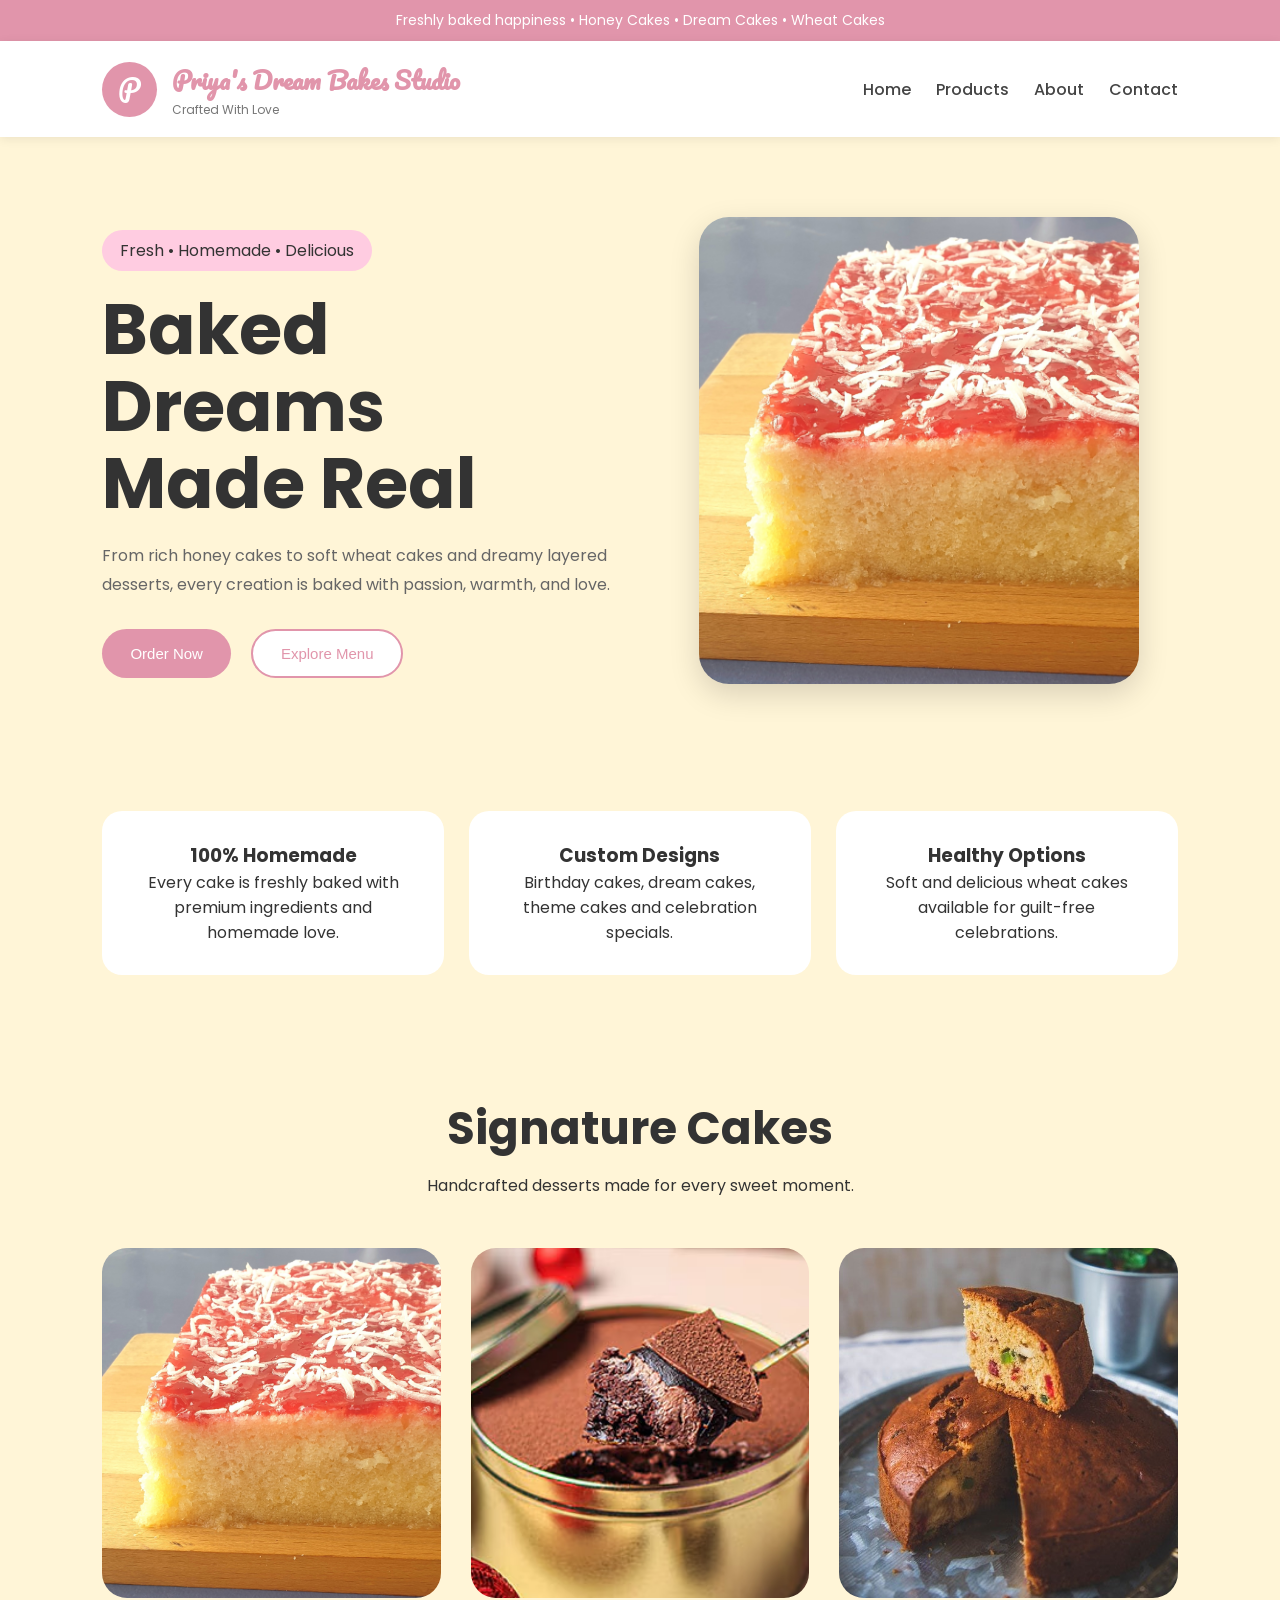
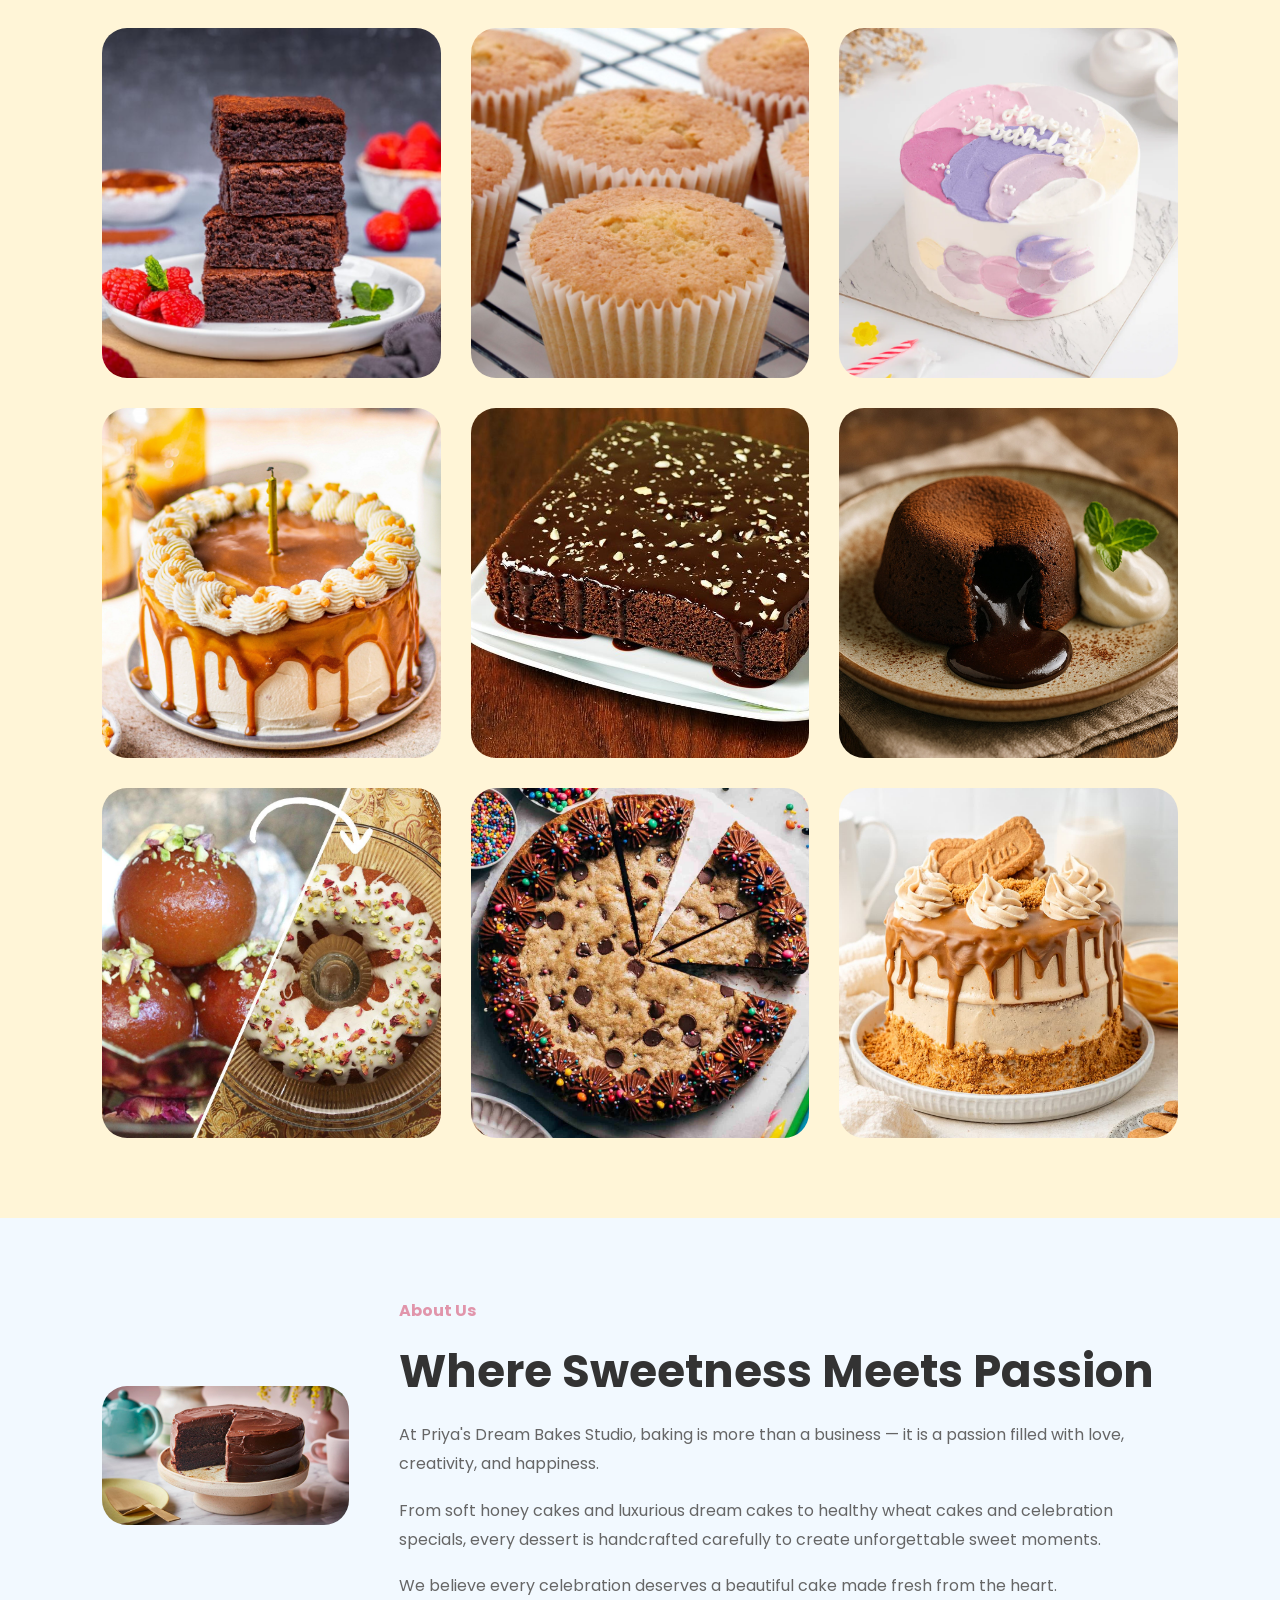
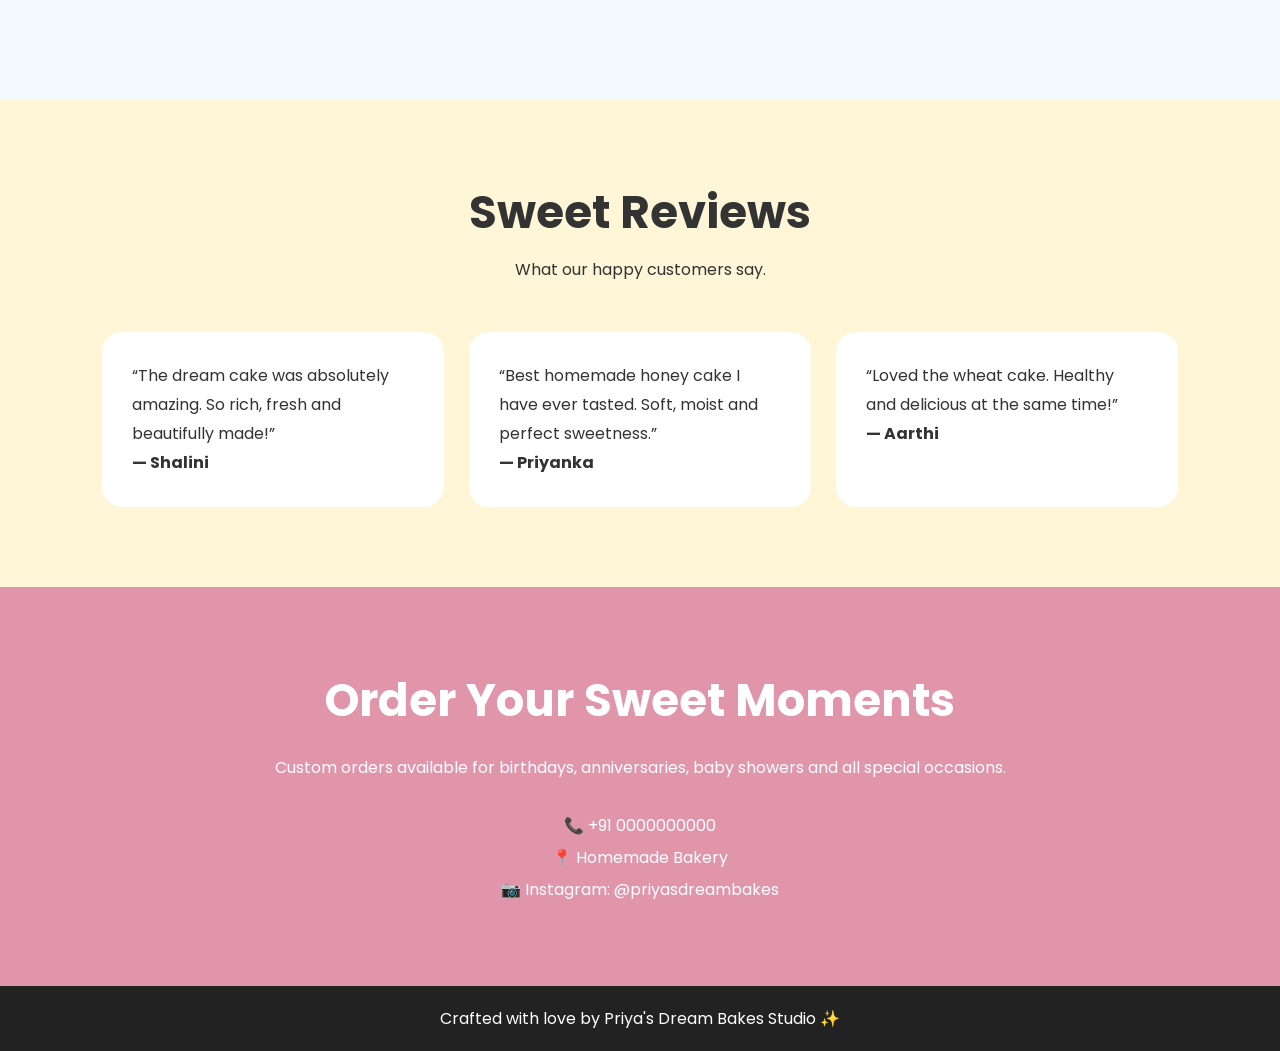
<file: index.html>
<!DOCTYPE html>
<html lang="en">

<head>
  <meta charset="UTF-8" />
  <meta name="viewport" content="width=device-width, initial-scale=1.0" />
  <title>Priya's Dream Bakes Studio</title>

  <link rel="preconnect" href="https://fonts.googleapis.com">
  <link rel="preconnect" href="https://fonts.gstatic.com" crossorigin>
  <link href="https://fonts.googleapis.com/css2?family=Poppins:wght@300;400;500;600;700&family=Pacifico&display=swap"
    rel="stylesheet">

  <link rel="stylesheet" href="styles.css" />
</head>

<body>

  <!-- TOP BAR -->
  <div class="top-bar">
    Freshly baked happiness • Honey Cakes • Dream Cakes • Wheat Cakes
  </div>

  <!-- NAVBAR -->
  <nav class="navbar">
    <div class="logo-section">
      <div class="logo-circle">P</div>
      <div>
        <h1 class="logo-text">Priya's Dream Bakes Studio</h1>
        <p class="logo-sub">Crafted With Love</p>
      </div>
    </div>

    <ul class="nav-links">
      <li><a href="#home">Home</a></li>
      <li><a href="#products">Products</a></li>
      <li><a href="#about">About</a></li>
      <li><a href="#contact">Contact</a></li>
    </ul>

    <div class="menu-btn" id="menuBtn">
      ☰
    </div>
  </nav>

  <!-- MOBILE MENU -->
  <div class="mobile-menu" id="mobileMenu">
    <a href="#home">Home</a>
    <a href="#products">Products</a>
    <a href="#about">About</a>
    <a href="#contact">Contact</a>
  </div>

  <!-- HERO SECTION -->
  <section class="hero" id="home">
    <div class="hero-text">
      <span class="tag">Fresh • Homemade • Delicious</span>
      <h1>Baked Dreams<br>Made Real</h1>
      <p>
        From rich honey cakes to soft wheat cakes and dreamy layered desserts,
        every creation is baked with passion, warmth, and love.
      </p>

      <div class="hero-buttons">
        <button>Order Now</button>
        <button class="secondary-btn">Explore Menu</button>
      </div>
    </div>

    <div class="hero-image">
      <img src="images/honeycake.jpg" alt="Honey Cake">
    </div>
  </section>

  <!-- FEATURES -->
  <section class="features">
    <div class="feature-card">
      <h3>100% Homemade</h3>
      <p>Every cake is freshly baked with premium ingredients and homemade love.</p>
    </div>

    <div class="feature-card">
      <h3>Custom Designs</h3>
      <p>Birthday cakes, dream cakes, theme cakes and celebration specials.</p>
    </div>

    <div class="feature-card">
      <h3>Healthy Options</h3>
      <p>Soft and delicious wheat cakes available for guilt-free celebrations.</p>
    </div>
  </section>

  <!-- PRODUCT SECTION -->
  <section class="products" id="products">
    <div class="section-title">
      <h2>Signature Cakes</h2>
      <p>Handcrafted desserts made for every sweet moment.</p>
    </div>

    <div class="product-grid">

      <div class="product-card">
        <img src="images/honeycake.jpg" alt="Honey Cake">

        <div class="product-overlay">
          <h3>Honey Cake</h3>
          <p>Soft sponge layered with rich honey glaze and creamy delight.</p>
          <span>₹450</span>
        </div>
      </div>

      <div class="product-card">
        <img src="images/dreamcake.avif" alt="Dream Cake">

        <div class="product-overlay">
          <h3>Dream Cake</h3>
          <p>Chocolate layers filled with smooth cream and crunchy textures.</p>
          <span>₹650</span>
        </div>
      </div>

      <div class="product-card">
        <img src="images/wheatcake.jpg" alt="Wheat Cake">

        <div class="product-overlay">
          <h3>Wheat Cake</h3>
          <p>Healthy, fluffy and delicious homemade wheat cake.</p>
          <span>₹500</span>
        </div>
      </div>

      <div class="product-card">
        <img src="images/brownie.jpg" alt="Brownie">

        <div class="product-overlay">
          <h3>Fudgy Brownies</h3>
          <p>Rich chocolate brownies with gooey centers and crunchy tops.</p>
          <span>₹180</span>
        </div>
      </div>

      <div class="product-card">
        <img src="images/cupcake.jpg" alt="Cupcakes">

        <div class="product-overlay">
          <h3>Cupcakes</h3>
          <p>Beautifully frosted cupcakes filled with sweetness and joy.</p>
          <span>₹120</span>
        </div>
      </div>

      <div class="product-card">
        <img src="images/custom.webp" alt="Custom Cakes">

        <div class="product-overlay">
          <h3>Custom Cakes</h3>
          <p>Customized cakes crafted perfectly for birthdays and celebrations.</p>
          <span>Starts ₹900</span>
        </div>
      </div>



      <div class="product-card">
        <img src="images/butterscotch.jpg" alt="Butterscotch Cake">

        <div class="product-overlay">
          <h3>Butterscotch Cake</h3>
          <p>Rich butterscotch cake with a smooth, creamy filling.</p>
          <span>₹550</span>
        </div>
      </div>

      <div class="product-card">
        <img src="images/eggless-ragi-cake.jpg" alt="Ragi Cake">

        <div class="product-overlay">
          <h3>Ragi Cake</h3>
          <p>Healthy and delicious ragi cake made with whole grain.</p>
          <span>₹350</span>
        </div>
      </div>

      <div class="product-card">
        <img src="images/lavacake.jpg" alt="Lava Cup Cake">

        <div class="product-overlay">
          <h3>Lava Cup Cake</h3>
          <p>Decadent cupcake with a molten chocolate center.</p>
          <span>₹150</span>
        </div>
      </div>

      <div class="product-card">
        <img src="images/gulabjamun.jpg" alt="Gulab Jamun Cake">

        <div class="product-overlay">
          <h3>Gulab Jamun Cake</h3>
          <p>Delicious Gulab Jamun cake with a sweet syrup infusion and creamy texture.</p>
          <span>₹680</span>
        </div>
      </div>

      <div class="product-card">
        <img src="images/cookiecake.jpg" alt="cookies cake delicacy">

        <div class="product-overlay">
          <h3>Cookies Cake</h3>
          <p>Delicious cookies cake baked to perfection with a perfect balance of flavors.</p>
          <span>₹480</span>
        </div>
      </div>

      <div class="product-card">
        <img src="images/biscoffcake.jpg" alt="Custom Cakes">

        <div class="product-overlay">
          <h3>Lotus Biscoff Cake</h3>
          <p>Delicious lotus biscoff cake with a rich, buttery flavor and smooth texture.</p>
          <span>Starts ₹800</span>
        </div>
      </div>

    </div>
  </section>

  <!-- ABOUT -->
  <section class="about" id="about">
    <div class="about-image">
      <img src="images/about.jpg" alt="Bakery">
    </div>

    <div class="about-content">
      <span>About Us</span>
      <h2>Where Sweetness Meets Passion</h2>

      <p>
        At Priya's Dream Bakes Studio, baking is more than a business — it is a passion filled with love, creativity,
        and happiness.
      </p>

      <p>
        From soft honey cakes and luxurious dream cakes to healthy wheat cakes and celebration specials, every dessert
        is handcrafted carefully to create unforgettable sweet moments.
      </p>

      <p>
        We believe every celebration deserves a beautiful cake made fresh from the heart.
      </p>
    </div>
  </section>

  <!-- TESTIMONIALS -->
  <section class="testimonials">
    <div class="section-title">
      <h2>Sweet Reviews</h2>
      <p>What our happy customers say.</p>
    </div>

    <div class="testimonial-grid">

      <div class="testimonial-card">
        <p>
          “The dream cake was absolutely amazing. So rich, fresh and beautifully made!”
        </p>
        <h4>— Shalini</h4>
      </div>

      <div class="testimonial-card">
        <p>
          “Best homemade honey cake I have ever tasted. Soft, moist and perfect sweetness.”
        </p>
        <h4>— Priyanka</h4>
      </div>

      <div class="testimonial-card">
        <p>
          “Loved the wheat cake. Healthy and delicious at the same time!”
        </p>
        <h4>— Aarthi</h4>
      </div>

    </div>
  </section>

  <!-- CONTACT -->
  <section class="contact" id="contact">
    <h2>Order Your Sweet Moments</h2>

    <p>
      Custom orders available for birthdays, anniversaries, baby showers and all special occasions.
    </p>

    <div class="contact-box">
      <p>📞 +91 0000000000</p>
      <p>📍 Homemade Bakery</p>
      <p>📷 Instagram: @priyasdreambakes</p>
    </div>
  </section>

  <!-- FOOTER -->
  <footer>
    Crafted with love by Priya's Dream Bakes Studio ✨
  </footer>

  <script src="script.js"></script>
</body>

</html>
</file>
<file: styles.css>
* {
margin: 0;
padding: 0;
box-sizing: border-box;
}

body {
font-family: 'Poppins', sans-serif;
background: #FFF5D7;
color: #333;
}

.top-bar {
background: #E195AB;
color: white;
text-align: center;
padding: 10px;
font-size: 14px;
}

.navbar {
display: flex;
justify-content: space-between;
align-items: center;
padding: 18px 8%;
background: #ffffff;
position: sticky;
top: 0;
z-index: 1000;
box-shadow: 0 2px 10px rgba(0,0,0,0.08);
}

.logo-section {
display: flex;
align-items: center;
gap: 15px;
}

.logo-circle {
width: 55px;
height: 55px;
border-radius: 50%;
background: #E195AB;
display: flex;
align-items: center;
justify-content: center;
color: white;
font-size: 28px;
font-family: 'Pacifico', cursive;
}

.logo-text {
font-family: 'Pacifico', cursive;
color: #E195AB;
}

.logo-sub {
font-size: 12px;
color: #777;
}

.nav-links {
display: flex;
gap: 25px;
list-style: none;
}

.nav-links a {
text-decoration: none;
color: #444;
font-weight: 500;
transition: 0.3s;
}

.nav-links a:hover {
color: #E195AB;
}

.menu-btn {
display: none;
font-size: 28px;
cursor: pointer;
}

.mobile-menu {
display: none;
flex-direction: column;
background: white;
padding: 20px;
}

.mobile-menu a {
padding: 12px 0;
text-decoration: none;
color: #333;
}

.hero {
display: flex;
align-items: center;
justify-content: space-between;
padding: 80px 8%;
gap: 40px;
}

.hero-text {
flex: 1;
}

.tag {
background: #FFCCE1;
padding: 8px 18px;
border-radius: 30px;
display: inline-block;
margin-bottom: 20px;
}

.hero-text h1 {
font-size: 70px;
line-height: 1.1;
margin-bottom: 20px;
}

.hero-text p {
color: #666;
line-height: 1.8;
margin-bottom: 30px;
}

.hero-buttons {
display: flex;
gap: 20px;
}

.hero-buttons button {
padding: 14px 28px;
border: none;
border-radius: 30px;
background: #E195AB;
color: white;
cursor: pointer;
font-size: 15px;
}

.secondary-btn {
background: white !important;
color: #E195AB !important;
border: 2px solid #E195AB !important;
}

.hero-image {
flex: 1;
text-align: center;
}

.hero-image img {
width: 85%;
max-width: 450px;
border-radius: 30px;
box-shadow: 0 10px 30px rgba(0,0,0,0.15);
}

.features {
display: grid;
grid-template-columns: repeat(auto-fit,minmax(250px,1fr));
gap: 25px;
padding: 40px 8%;
}

.feature-card {
background: white;
padding: 30px;
border-radius: 20px;
text-align: center;
transition: 0.3s;
}

.feature-card:hover {
transform: translateY(-10px);
}

.products {
padding: 80px 8%;
}

.section-title {
text-align: center;
margin-bottom: 50px;
}

.section-title h2 {
font-size: 45px;
margin-bottom: 10px;
}

.product-grid {
display: grid;
grid-template-columns: repeat(auto-fit,minmax(280px,1fr));
gap: 30px;
}

.product-card {
position: relative;
overflow: hidden;
border-radius: 25px;
height: 350px;
}

.product-card img {
width: 100%;
height: 100%;
object-fit: cover;
transition: 0.5s;
}

.product-overlay {
position: absolute;
bottom: -100%;
left: 0;
width: 100%;
background: rgba(0,0,0,0.75);
color: white;
padding: 25px;
transition: 0.5s;
}

.product-card:hover img {
transform: scale(1.1);
}

.product-card:hover .product-overlay {
bottom: 0;
}

.product-overlay span {
display: inline-block;
margin-top: 10px;
color: #FFCCE1;
font-weight: bold;
}

.about {
display: flex;
align-items: center;
gap: 50px;
padding: 80px 8%;
background: #F2F9FF;
}

.about-image img {
width: 100%;
max-width: 450px;
border-radius: 25px;
}

.about-content span {
color: #E195AB;
font-weight: bold;
}

.about-content h2 {
font-size: 45px;
margin: 15px 0;
}

.about-content p {
line-height: 1.8;
margin-bottom: 18px;
color: #666;
}

.testimonials {
padding: 80px 8%;
}

.testimonial-grid {
display: grid;
grid-template-columns: repeat(auto-fit,minmax(250px,1fr));
gap: 25px;
}

.testimonial-card {
background: white;
padding: 30px;
border-radius: 20px;
line-height: 1.8;
}

.contact {
background: #E195AB;
color: white;
text-align: center;
padding: 80px 8%;
}

.contact h2 {
font-size: 45px;
margin-bottom: 20px;
}

.contact-box {
margin-top: 30px;
line-height: 2;
}

footer {
text-align: center;
padding: 20px;
background: #222;
color: white;
}

@media(max-width: 900px) {

.hero,
.about {
flex-direction: column;
text-align: center;
}

.hero-text h1 {
font-size: 50px;
}

.nav-links {
display: none;
}

.menu-btn {
display: block;
}

.mobile-menu.show {
display: flex;
}

.hero-buttons {
justify-content: center;
}
}
</file>
